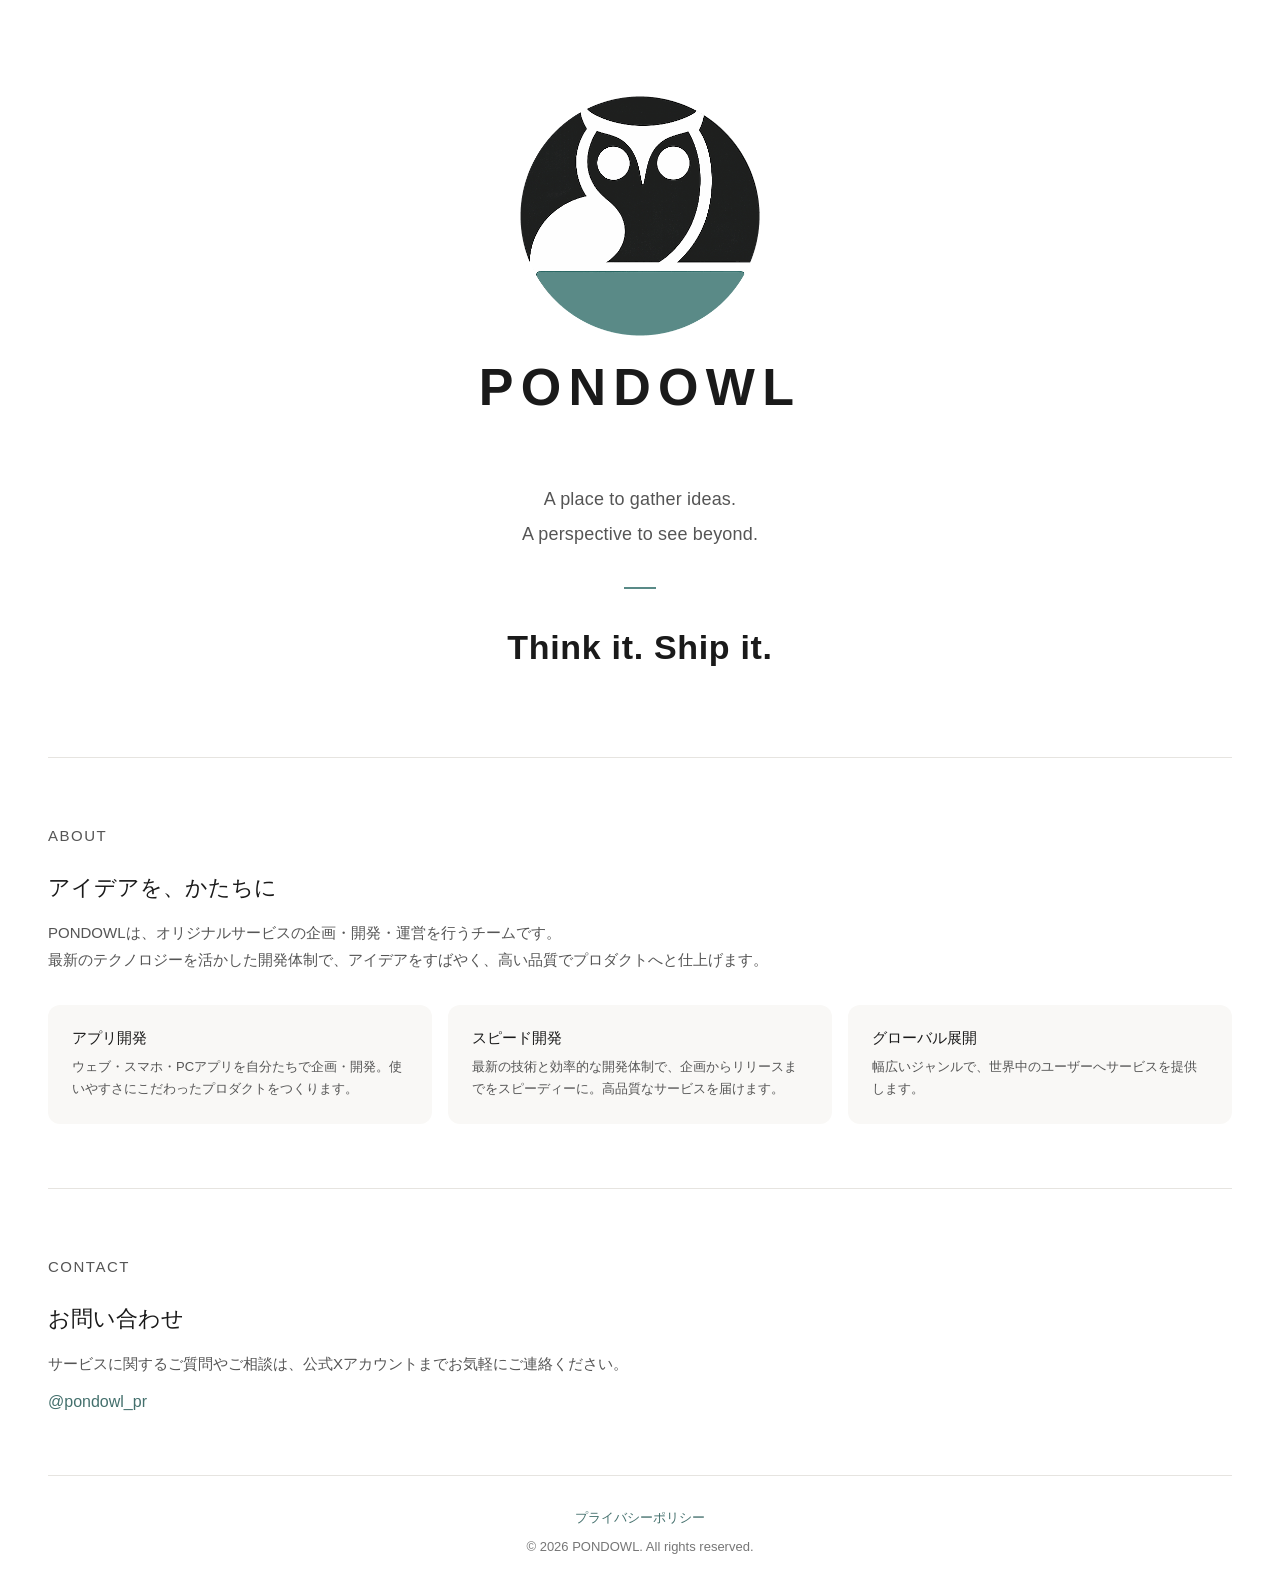
<file: index.html>
<!DOCTYPE html>
<html lang="ja">
<head>
<meta charset="UTF-8">
<meta name="viewport" content="width=device-width, initial-scale=1">
<!-- Google tag (gtag.js) -->
<script async src="https://www.googletagmanager.com/gtag/js?id=G-3S98PDR6Q2"></script>
<script>
  window.dataLayer = window.dataLayer || [];
  function gtag(){dataLayer.push(arguments);}
  gtag('js', new Date());

  gtag('config', 'G-3S98PDR6Q2');
</script>
<title>PONDOWL</title>
<link rel="icon" type="image/png" href="/logo.png">
<link rel="apple-touch-icon" href="/logo.png">
<link rel="stylesheet" href="/style.css">
<link rel="canonical" href="https://pondowl.com/">
<meta name="description" content="Think it. Ship it. PONDOWLは、ウェブ・スマホ・PCアプリを中心にオリジナルサービスの企画・開発・運営を行うチームです。">
<meta property="og:type" content="website">
<meta property="og:url" content="https://pondowl.com/">
<meta property="og:title" content="PONDOWL">
<meta property="og:description" content="Think it. Ship it. PONDOWLは、ウェブ・スマホ・PCアプリを中心にオリジナルサービスの企画・開発・運営を行うチームです。">
<meta property="og:site_name" content="PONDOWL">
<meta property="og:locale" content="ja_JP">
<meta property="og:image" content="https://pondowl.com/ogp.png">
<meta property="og:image:width" content="1200">
<meta property="og:image:height" content="630">
<meta name="twitter:card" content="summary_large_image">
<meta name="twitter:site" content="@pondowl_pr">
<meta name="twitter:image" content="https://pondowl.com/ogp.png">
</head>
<body>

<div class="page">
<section class="hero">
  <img class="hero-logo" src="/logo.png" alt="" width="240" height="240">
  <h1 class="hero-name">PONDOWL</h1>
  <p class="hero-meaning">A place to gather ideas.<br>A perspective to see beyond.</p>
  <p class="hero-mission">Think it. Ship it.</p>
</section>

<hr class="divider">

<section class="section">
  <p class="section-label">ABOUT</p>
  <h2>アイデアを、かたちに</h2>
  <p>PONDOWLは、オリジナルサービスの企画・開発・運営を行うチームです。<br>最新のテクノロジーを活かした開発体制で、アイデアをすばやく、高い品質でプロダクトへと仕上げます。</p>

  <div class="cards">
    <div class="card">
      <h3>アプリ開発</h3>
      <p>ウェブ・スマホ・PCアプリを自分たちで企画・開発。使いやすさにこだわったプロダクトをつくります。</p>
    </div>
    <div class="card">
      <h3>スピード開発</h3>
      <p>最新の技術と効率的な開発体制で、企画からリリースまでをスピーディーに。高品質なサービスを届けます。</p>
    </div>
    <div class="card">
      <h3>グローバル展開</h3>
      <p>幅広いジャンルで、世界中のユーザーへサービスを提供します。</p>
    </div>
  </div>
</section>

<hr class="divider">

<section class="section">
  <p class="section-label">CONTACT</p>
  <h2>お問い合わせ</h2>
  <p>サービスに関するご質問やご相談は、公式Xアカウントまでお気軽にご連絡ください。</p>
  <a class="contact-link" href="https://x.com/pondowl_pr" target="_blank" rel="noopener">@pondowl_pr</a>
</section>

<footer class="footer">
  <ul class="footer-links">
    <li><a href="/privacy.html">プライバシーポリシー</a></li>
  </ul>
  <p>© 2026 PONDOWL. All rights reserved.</p>
</footer>
</div>

</body>
</html>
</file>
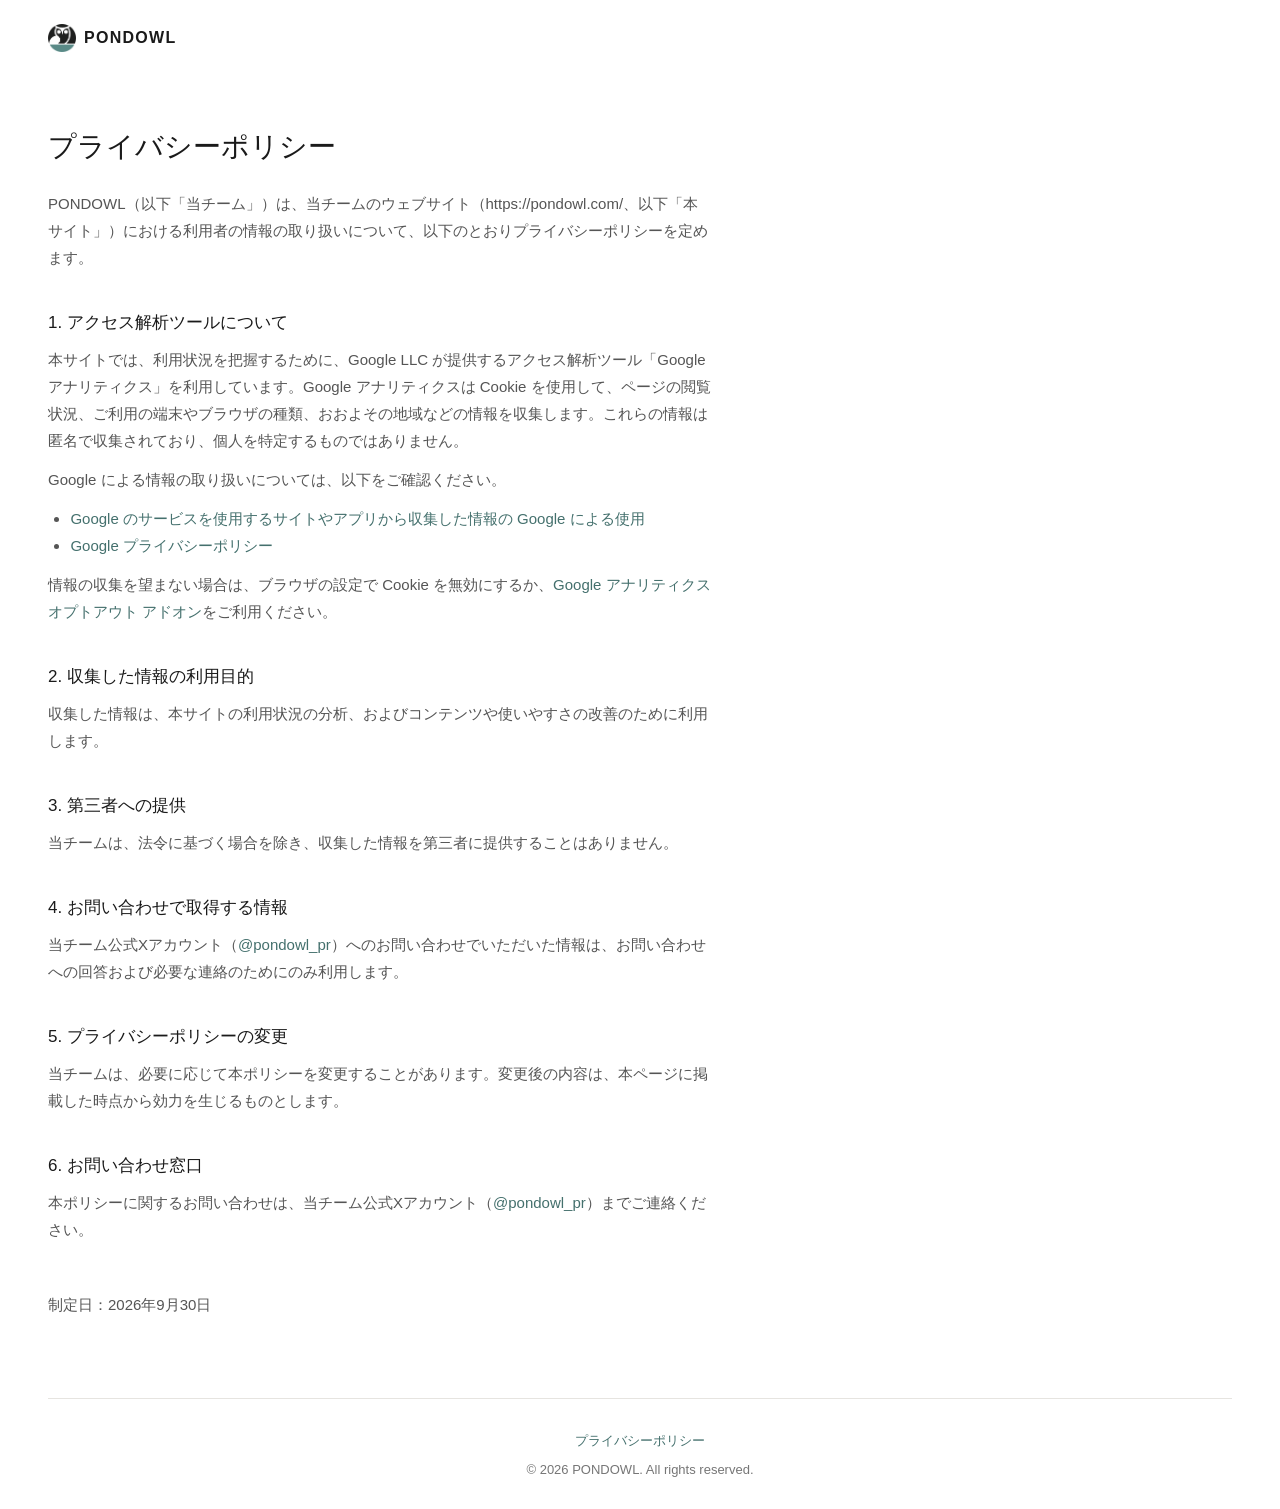
<file: privacy.html>
<!DOCTYPE html>
<html lang="ja">
<head>
<meta charset="UTF-8">
<meta name="viewport" content="width=device-width, initial-scale=1">
<!-- Google tag (gtag.js) -->
<script async src="https://www.googletagmanager.com/gtag/js?id=G-3S98PDR6Q2"></script>
<script>
  window.dataLayer = window.dataLayer || [];
  function gtag(){dataLayer.push(arguments);}
  gtag('js', new Date());

  gtag('config', 'G-3S98PDR6Q2');
</script>
<title>プライバシーポリシー | PONDOWL</title>
<link rel="icon" type="image/png" href="/logo.png">
<link rel="apple-touch-icon" href="/logo.png">
<link rel="stylesheet" href="/style.css">
<link rel="canonical" href="https://pondowl.com/privacy.html">
<meta name="description" content="PONDOWLのウェブサイトにおける利用者情報の取り扱いについて定めたプライバシーポリシーです。">
<meta property="og:type" content="article">
<meta property="og:url" content="https://pondowl.com/privacy.html">
<meta property="og:title" content="プライバシーポリシー | PONDOWL">
<meta property="og:site_name" content="PONDOWL">
<meta property="og:locale" content="ja_JP">
<meta property="og:image" content="https://pondowl.com/ogp.png">
<meta name="twitter:card" content="summary_large_image">
<meta name="twitter:site" content="@pondowl_pr">
</head>
<body>

<div class="page">
<header class="subpage-header">
  <a class="subpage-home" href="/"><img src="/logo.png" alt="" width="28" height="28">PONDOWL</a>
</header>

<main class="document">
  <h1>プライバシーポリシー</h1>
  <p>PONDOWL（以下「当チーム」）は、当チームのウェブサイト（https://pondowl.com/、以下「本サイト」）における利用者の情報の取り扱いについて、以下のとおりプライバシーポリシーを定めます。</p>

  <h2>1. アクセス解析ツールについて</h2>
  <p>本サイトでは、利用状況を把握するために、Google LLC が提供するアクセス解析ツール「Google アナリティクス」を利用しています。Google アナリティクスは Cookie を使用して、ページの閲覧状況、ご利用の端末やブラウザの種類、おおよその地域などの情報を収集します。これらの情報は匿名で収集されており、個人を特定するものではありません。</p>
  <p>Google による情報の取り扱いについては、以下をご確認ください。</p>
  <ul>
    <li><a href="https://policies.google.com/technologies/partner-sites?hl=ja" target="_blank" rel="noopener">Google のサービスを使用するサイトやアプリから収集した情報の Google による使用</a></li>
    <li><a href="https://policies.google.com/privacy?hl=ja" target="_blank" rel="noopener">Google プライバシーポリシー</a></li>
  </ul>
  <p>情報の収集を望まない場合は、ブラウザの設定で Cookie を無効にするか、<a href="https://tools.google.com/dlpage/gaoptout?hl=ja" target="_blank" rel="noopener">Google アナリティクス オプトアウト アドオン</a>をご利用ください。</p>

  <h2>2. 収集した情報の利用目的</h2>
  <p>収集した情報は、本サイトの利用状況の分析、およびコンテンツや使いやすさの改善のために利用します。</p>

  <h2>3. 第三者への提供</h2>
  <p>当チームは、法令に基づく場合を除き、収集した情報を第三者に提供することはありません。</p>

  <h2>4. お問い合わせで取得する情報</h2>
  <p>当チーム公式Xアカウント（<a href="https://x.com/pondowl_pr" target="_blank" rel="noopener">@pondowl_pr</a>）へのお問い合わせでいただいた情報は、お問い合わせへの回答および必要な連絡のためにのみ利用します。</p>

  <h2>5. プライバシーポリシーの変更</h2>
  <p>当チームは、必要に応じて本ポリシーを変更することがあります。変更後の内容は、本ページに掲載した時点から効力を生じるものとします。</p>

  <h2>6. お問い合わせ窓口</h2>
  <p>本ポリシーに関するお問い合わせは、当チーム公式Xアカウント（<a href="https://x.com/pondowl_pr" target="_blank" rel="noopener">@pondowl_pr</a>）までご連絡ください。</p>

  <p class="document-date">制定日：2026年9月30日</p>
</main>

<footer class="footer">
  <ul class="footer-links">
    <li><a href="/privacy.html">プライバシーポリシー</a></li>
  </ul>
  <p>© 2026 PONDOWL. All rights reserved.</p>
</footer>
</div>

</body>
</html>
</file>
<file: style.css>
:root {
  --font-sans: "Helvetica Neue", Arial, "Hiragino Sans", "Hiragino Kaku Gothic ProN", "Noto Sans JP", Meiryo, sans-serif;
  --color-text-primary: #1a1a1a;
  --color-text-secondary: #555555;
  --color-text-tertiary: #767676;
  --color-border-tertiary: #e6e4e0;
  --color-accent: #598a87;
  --color-accent-strong: #44706d;
  --border-radius-lg: 12px;
}
* { box-sizing: border-box; margin: 0; padding: 0; }
body { background: #fff; }
a { color: inherit; }
.page { font-family: var(--font-sans); background: #ffffff; color: var(--color-text-primary); }

/* トップページ */
.hero { text-align: center; padding: 96px 48px 88px; }
.hero-logo { width: 240px; height: 240px; margin: 0 auto 20px; display: block; }
.hero-name { font-size: 52px; font-weight: 600; letter-spacing: 0.14em; line-height: 1.2; margin-bottom: 64px; }
.hero-meaning { font-size: 18px; color: var(--color-text-secondary); line-height: 1.9; letter-spacing: 0.01em; }
.hero-meaning::after { content: ""; display: block; width: 32px; height: 2px; background: var(--color-accent); margin: 36px auto; }
.hero-mission { font-size: 34px; font-weight: 600; color: var(--color-text-primary); letter-spacing: 0.02em; line-height: 1.3; }
.divider { border: none; border-top: 1px solid var(--color-border-tertiary); margin: 0 48px; }
.section { padding: 64px 48px; }
.section-label { font-weight: 500; letter-spacing: 0.1em; margin-bottom: 24px; }
.section h2 { font-size: 22px; font-weight: 500; margin-bottom: 16px; }
.section p { font-size: 15px; color: var(--color-text-secondary); line-height: 1.8; }
.cards { display: grid; grid-template-columns: repeat(3, minmax(0, 1fr)); gap: 16px; margin-top: 32px; }
.card { background: #f9f8f6; border-radius: var(--border-radius-lg); padding: 24px; }
.card h3 { font-size: 15px; font-weight: 500; margin-bottom: 8px; }
.card p { font-size: 13px; color: var(--color-text-secondary); line-height: 1.7; }
.contact-link { display: inline-block; margin-top: 16px; font-size: 16px; color: var(--color-accent-strong); text-decoration: none; text-underline-offset: 4px; }
.contact-link:hover { text-decoration: underline; }

/* 下層ページ（プライバシーポリシー・404） */
.subpage-header { padding: 24px 48px; }
.subpage-home { display: inline-flex; align-items: center; gap: 8px; font-size: 16px; font-weight: 600; letter-spacing: 0.08em; text-decoration: none; }
.document { max-width: 760px; padding: 48px 48px 80px; }
.document h1 { font-size: 28px; font-weight: 500; margin-bottom: 24px; }
.document h2 { font-size: 17px; font-weight: 500; margin: 40px 0 12px; }
.document p, .document li { font-size: 15px; color: var(--color-text-secondary); line-height: 1.8; }
.document ul { padding-left: 1.4em; margin-top: 8px; }
.document a { color: var(--color-accent-strong); text-decoration: none; text-underline-offset: 3px; overflow-wrap: anywhere; }
.document a:hover { text-decoration: underline; }
.document p + p, .document p + ul, .document ul + p { margin-top: 12px; }
.document .document-date { margin-top: 48px; }
.notfound { text-align: center; padding: 96px 48px 120px; }
.notfound-code { font-size: 64px; font-weight: 600; letter-spacing: 0.1em; margin-bottom: 16px; }
.notfound p { font-size: 15px; color: var(--color-text-secondary); line-height: 1.8; }
.notfound .contact-link { margin-top: 32px; }

/* フッター */
.footer { border-top: 1px solid var(--color-border-tertiary); margin: 0 48px; padding: 32px 0; text-align: center; }
.footer-links { list-style: none; margin-bottom: 12px; }
.footer-links a { font-size: 13px; color: var(--color-accent-strong); text-decoration: none; text-underline-offset: 3px; }
.footer-links a:hover { text-decoration: underline; }
.footer p { font-size: 13px; color: var(--color-text-tertiary); }

@media (max-width: 600px) {
  .hero { padding: 64px 24px 56px; }
  .hero-logo { width: 160px; height: 160px; }
  .hero-name { font-size: 36px; margin-bottom: 48px; }
  .hero-meaning { font-size: 16px; }
  .hero-meaning::after { margin: 28px auto; }
  .hero-mission { font-size: 26px; }
  .divider { margin: 0 24px; }
  .section { padding: 48px 24px; }
  .cards { grid-template-columns: 1fr; gap: 12px; margin-top: 24px; }
  .subpage-header { padding: 20px 24px; }
  .document { padding: 32px 24px 64px; }
  .document h1 { font-size: 24px; }
  .notfound { padding: 64px 24px 96px; }
  .footer { margin: 0 24px; padding: 24px 0; }
}
</file>
